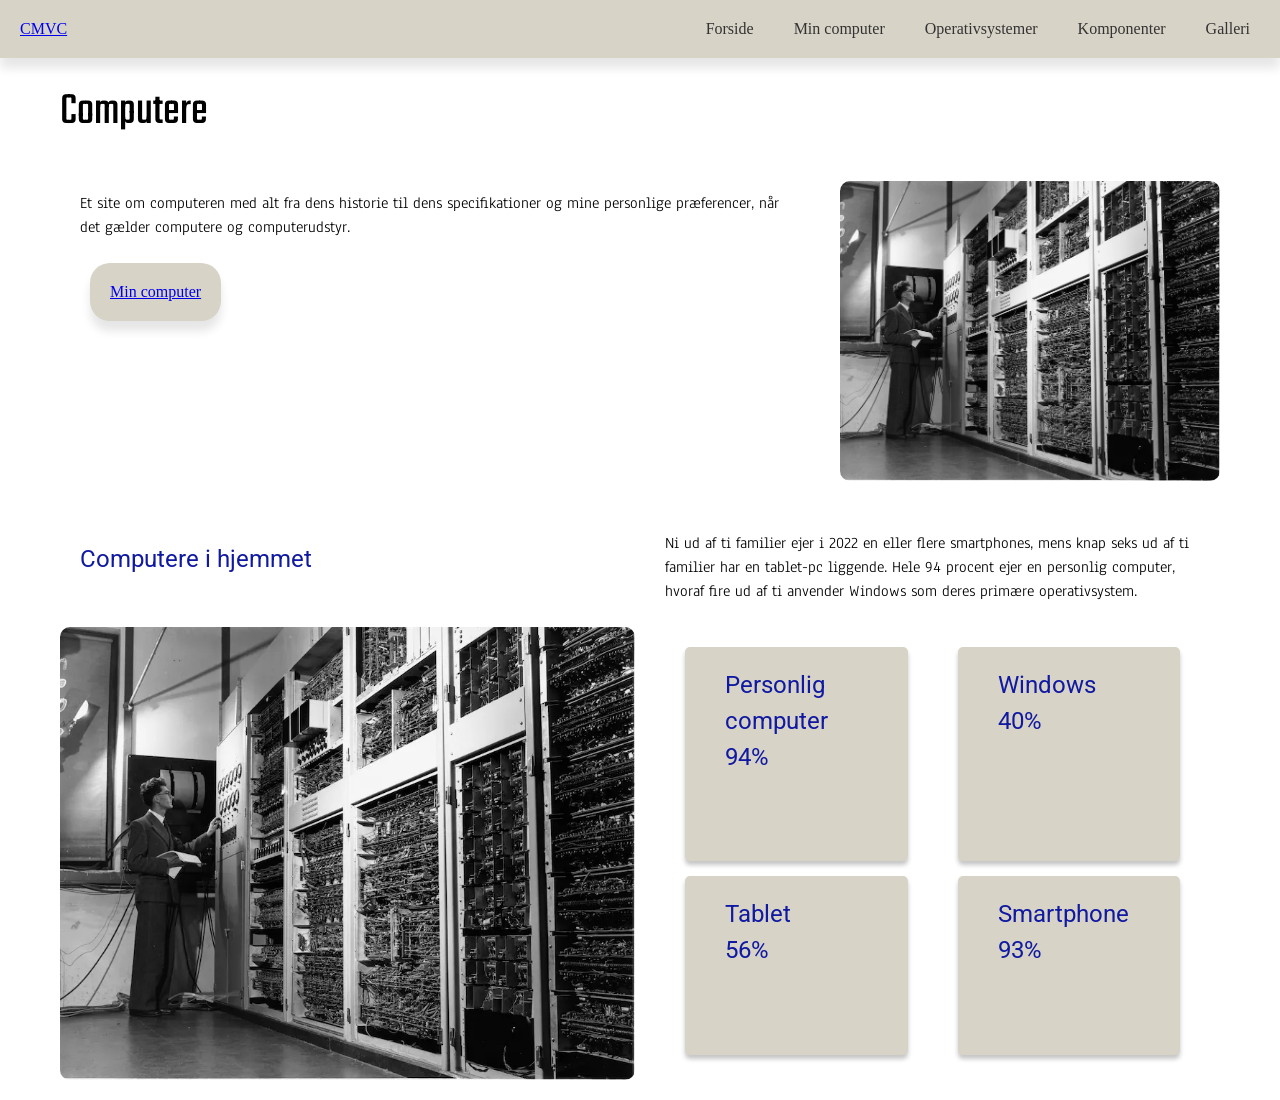
<file: index.html>
<!DOCTYPE html>
<html lang="da">

<head>
    <title>forside</title>
    <meta charset="utf-8">
    <meta name="viewport" content="width=device-width, initial-scale=1.0">
    <meta name="robots" content="noindex">
    <link rel="stylesheet" href="style.css">
    <link rel="stylesheet" href="layout.css">
    <link rel="preconnect" href="https://fonts.googleapis.com">
    <link rel="preconnect" href="https://fonts.gstatic.com" crossorigin>
    <link
        href="https://fonts.googleapis.com/css2?family=Anaheim:wght@400..800&family=Roboto:ital,wght@0,100..900;1,100..900&family=Teko:wght@300..700&display=swap"
        rel="stylesheet">
</head>

<body>
    <header>

        <div class="logo">
            <a href="index.html">CMVC
            </a>
        </div>

        <nav>
            <ul class="menu">
                <li><a href="index.html">Forside</a></li>
                <li><a href="min_computer.html">Min computer</a></li>
                <li><a href="operativsystemer.html">Operativsystemer</a></li>
                <li><a href="komponenter.html">Komponenter</a></li>
                <li><a href="galleri.html">Galleri</a></li>
            </ul>
        </nav>
    </header>
    <main>
        <h1 class="big-font">Computere</h1>
        <section class="grid_2-1">
            <div>
                <p>Et site om computeren med alt fra dens historie til dens specifikationer og mine personlige
                    præferencer,
                    når
                    det
                    gælder
                    computere og computerudstyr.</p>
                <a href="min_compuer.html" class="button">Min computer</a>
            </div>

            <img src="./imgs/computer-old.webp" alt="dummy-image" />
        </section>

        <section class="grid_1-1">

            <h2>Computere i hjemmet</h2>
            <p>Ni ud af ti familier ejer i 2022 en eller flere smartphones, mens knap seks ud af ti familier har en
                tablet-pc liggende.
                Hele 94 procent ejer en personlig computer, hvoraf fire ud af ti anvender Windows som deres primære
                operativsystem.</p>
            <img src="./imgs/computer-old.webp" alt="dummy-image" />
            <div class="grid_1">
                <dl>
                    <dt>Personlig computer</dt>
                    <dd>94%</dd>
                </dl>

                <dl>
                    <dt>Windows</dt>
                    <dd>40%</dd>
                </dl>

                <dl>
                    <dt>Tablet</dt>
                    <dd>56%</dd>
                </dl>

                <dl>
                    <dt>Smartphone</dt>
                    <dd>93%</dd>
                </dl>



            </div>
        </section>


    </main>
</body>

</html>
</file>
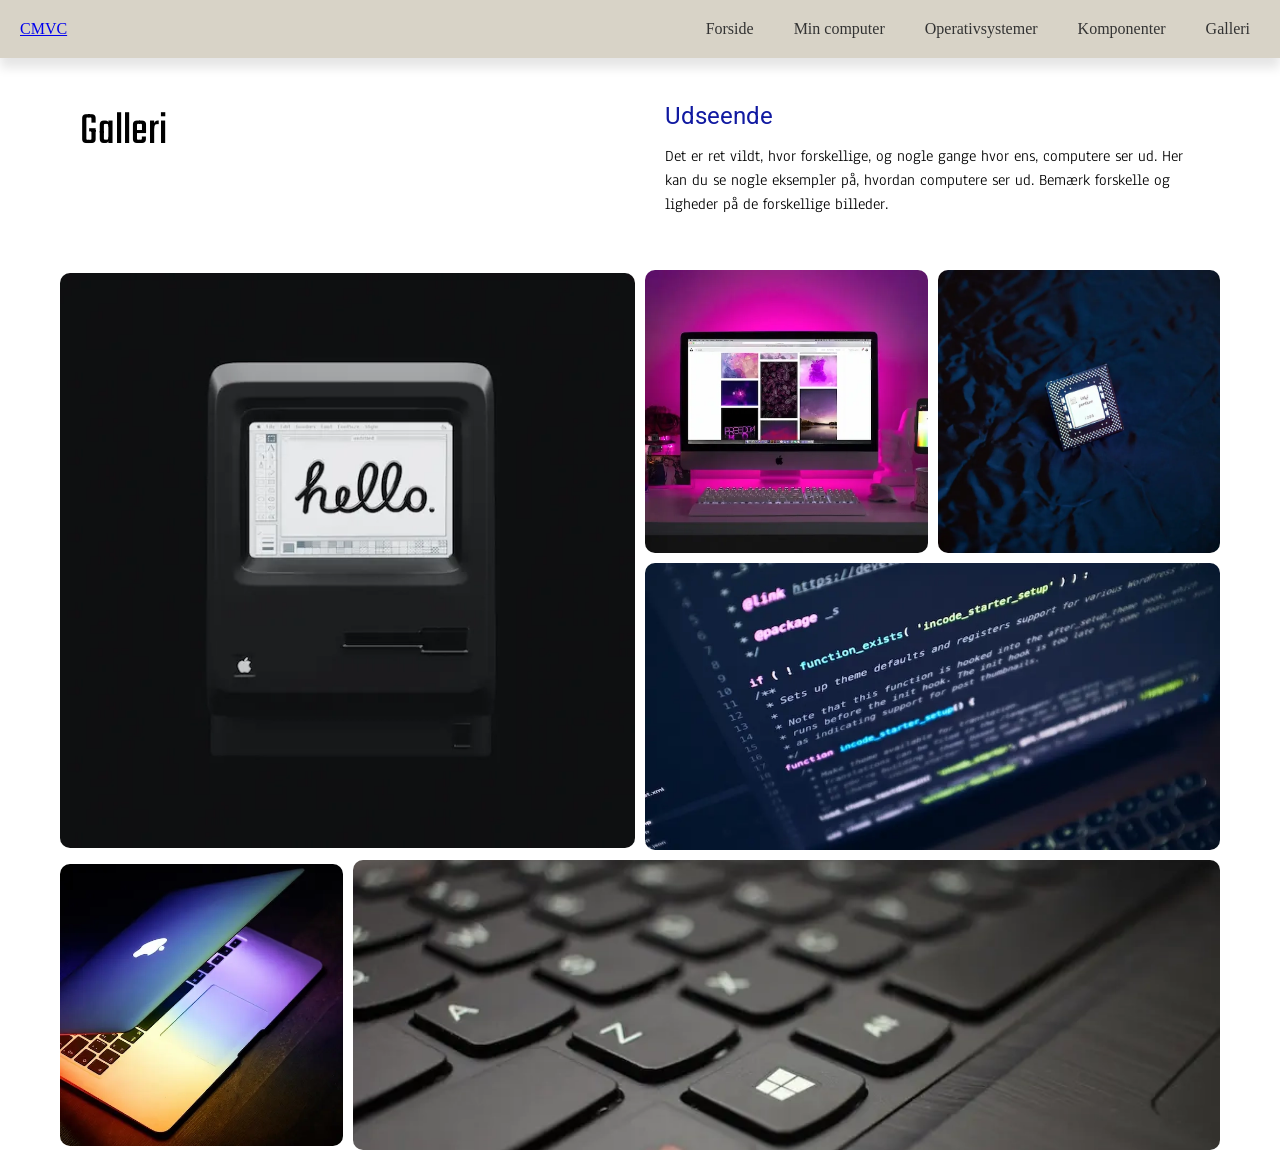
<file: galleri.html>
<!DOCTYPE html>
<html lang="da">

<head>
    <title>Galleri</title>
    <meta charset="utf-8">
    <meta name="viewport" content="width=device-width, initial-scale=1.0">
    <meta name="robots" content="noindex">
    <link rel="stylesheet" href="style.css">
    <link rel="stylesheet" href="layout.css">
    <link rel="preconnect" href="https://fonts.googleapis.com">
    <link rel="preconnect" href="https://fonts.gstatic.com" crossorigin>
    <link
        href="https://fonts.googleapis.com/css2?family=Anaheim:wght@400..800&family=Roboto:ital,wght@0,100..900;1,100..900&family=Teko:wght@300..700&display=swap"
        rel="stylesheet">
</head>

<body>
    <header>

        <div class="logo">
            <a href="index.html">CMVC
            </a>
        </div>

        <nav>
            <ul class="menu">
                <li><a href="index.html">Forside</a></li>
                <li><a href="min_computer.html">Min computer</a></li>
                <li><a href="operativsystemer.html">Operativsystemer</a></li>
                <li><a href="komponenter.html">Komponenter</a></li>
                <li><a href="galleri.html">Galleri</a></li>
            </ul>
        </nav>
    </header>
    <main>

        <div class="grid_1-1">
            <h1 class="big-font">Galleri</h1>
            <div class="ud">
                <h2>Udseende</h2>
                <p>Det er ret vildt, hvor forskellige, og nogle gange hvor ens, computere ser ud. Her kan du se nogle
                    eksempler
                    på, hvordan
                    computere ser ud. Bemærk forskelle og ligheder på de forskellige billeder.</p>
            </div>
        </div>

        <div class="grid_galleri">
            <img class="box1" src="./imgs/galleri/apple-84.webp" alt="apple 84" />
            <img class="box2" src="./imgs/galleri/desktop-setup.webp" alt="desktop" />
            <img class="box3" src="./imgs/galleri/intel-chip.webp" alt="intel-chip" />
            <img class="box4" src="./imgs/galleri/code.webp" alt="code" />
            <img class="box5" src="./imgs/galleri/macbook.webp" alt="macbook" />
            <img class="box6" src="./imgs/galleri/keyboard.webp" alt="keyboard" />
        </div>
    </main>
</body>

</html>
</file>
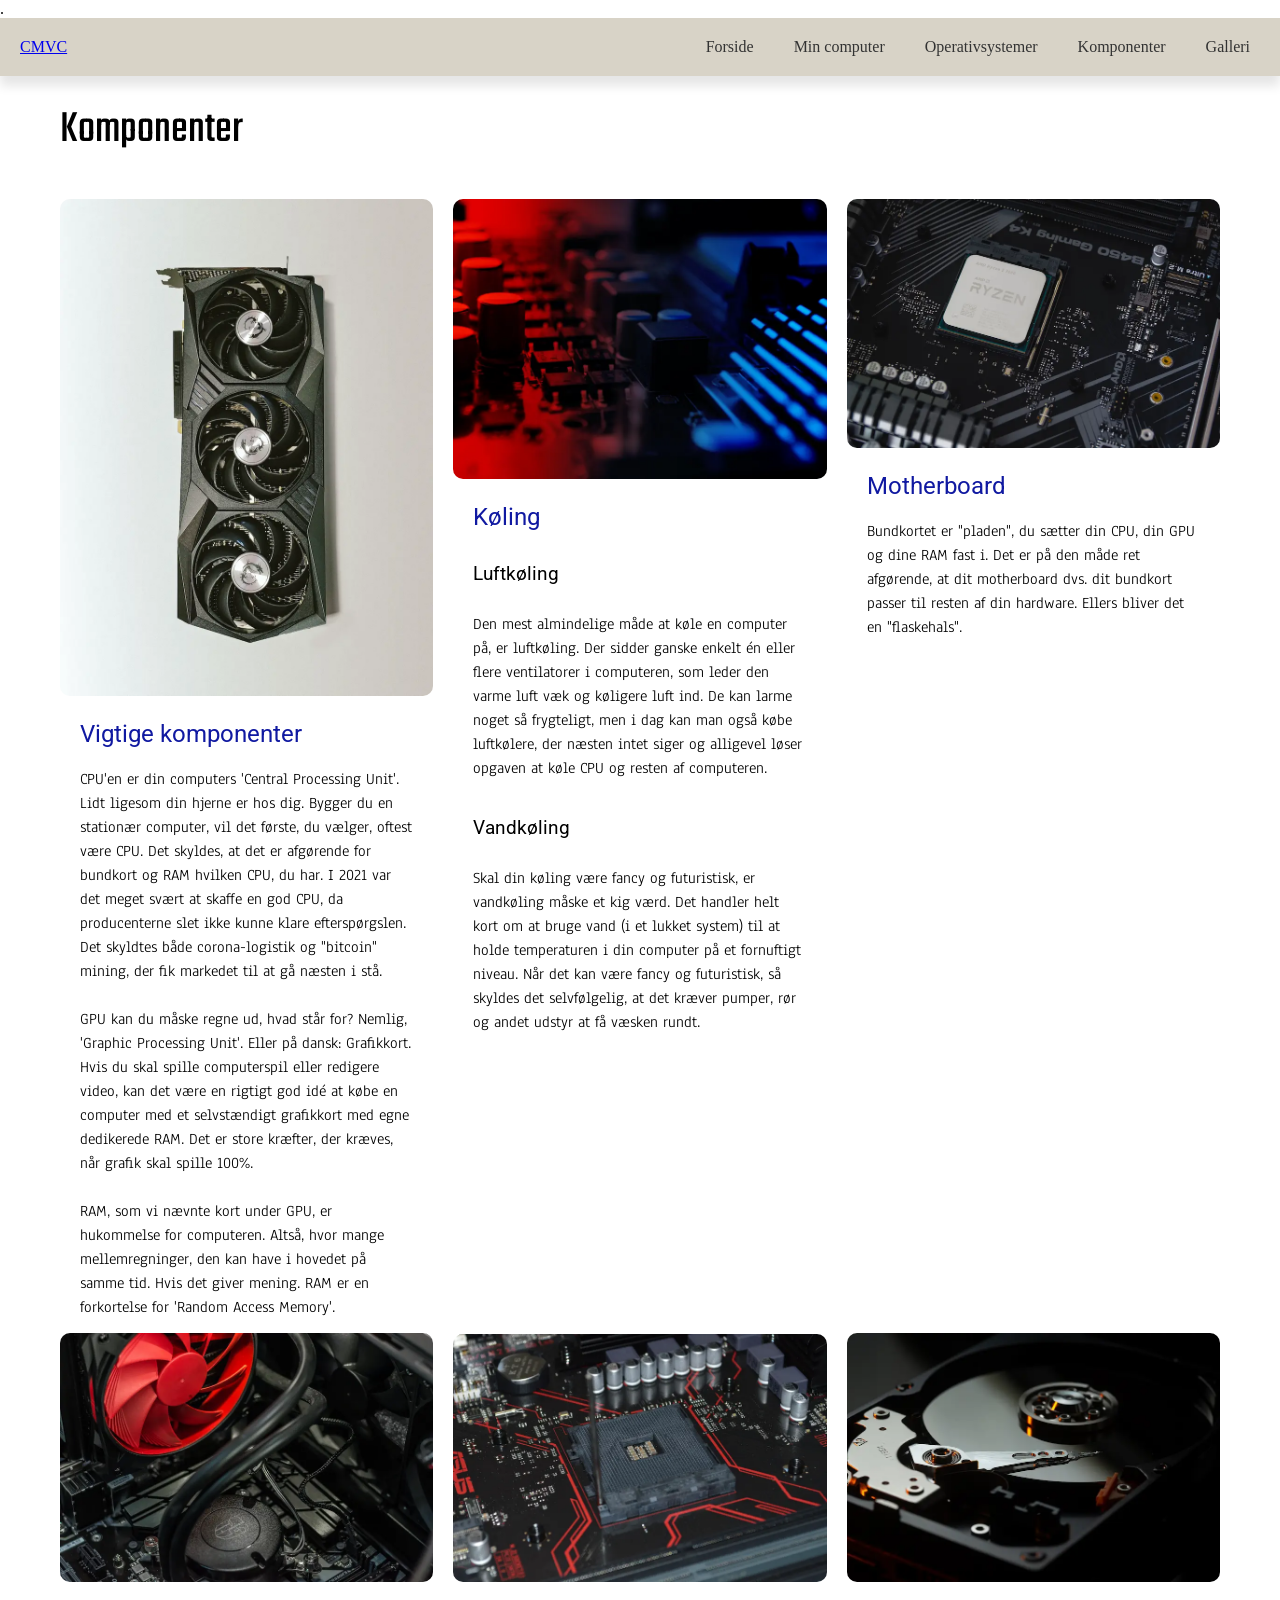
<file: komponenter.html>
<!DOCTYPE html>
<html lang="da">

<head>
    <meta charset="utf-8">
    <meta name="viewport" content="width=device-width, initial-scale=1.0">
    <meta name="robots" content="noindex">.
    <title>Komponenter</title>
    <link rel="stylesheet" href="style.css">
    <link rel="stylesheet" href="layout.css">
    <link rel="preconnect" href="https://fonts.googleapis.com">
    <link rel="preconnect" href="https://fonts.gstatic.com" crossorigin>
    <link
        href="https://fonts.googleapis.com/css2?family=Anaheim:wght@400..800&family=Roboto:ital,wght@0,100..900;1,100..900&family=Teko:wght@300..700&display=swap"
        rel="stylesheet">
</head>

<body>
    <header>


        <div class="logo">
            <a href="index.html">CMVC
            </a>
        </div>


        <nav>
            <ul class="menu">
                <li><a href="index.html">Forside</a></li>
                <li><a href="min_computer.html">Min computer</a></li>
                <li><a href="operativsystemer.html">Operativsystemer</a></li>
                <li><a href="komponenter.html">Komponenter</a></li>
                <li><a href="galleri.html">Galleri</a></li>
            </ul>
        </nav>
    </header>
    <main>
        <h1 class="big-font">Komponenter</h1>

        <div class="grid_1-1-1">

            <div class="column">

                <img src="./imgs/komponenter/grafikkort.webp" alt="grafikkort" />
                <h2>Vigtige komponenter</h2>
                <p>CPU'en er din computers 'Central Processing Unit'. Lidt ligesom din hjerne er hos dig. Bygger du en
                    stationær
                    computer,
                    vil det første, du vælger, oftest være CPU. Det skyldes, at det er afgørende for bundkort og RAM
                    hvilken
                    CPU, du har. I
                    2021 var det meget svært at skaffe en god CPU, da producenterne slet ikke kunne klare
                    efterspørgslen.
                    Det
                    skyldtes både
                    corona-logistik og "bitcoin" mining, der fik markedet til at gå næsten i stå.</p>
                <p>GPU kan du måske regne ud, hvad står for? Nemlig, 'Graphic Processing Unit'. Eller på dansk:
                    Grafikkort.
                    Hvis
                    du skal
                    spille computerspil eller redigere video, kan det være en rigtigt god idé at købe en computer med et
                    selvstændigt
                    grafikkort med egne dedikerede RAM. Det er store kræfter, der kræves, når grafik skal spille 100%.
                </p>
                <p>RAM, som vi nævnte kort under GPU, er hukommelse for computeren. Altså, hvor mange mellemregninger,
                    den
                    kan
                    have i
                    hovedet på samme tid. Hvis det giver mening. RAM er en forkortelse for 'Random Access Memory'.</p>
                <img src="./imgs/komponenter/luft.webp" alt="luft" />

            </div>

            <div class="column">

                <img src="./imgs/komponenter/motherboard1.webp" alt="motherboard" />
                <h2>Køling</h2>
                <h3>Luftkøling</h3>
                <p>Den mest almindelige måde at køle en computer på, er luftkøling. Der sidder ganske enkelt én eller
                    flere
                    ventilatorer i
                    computeren, som leder den varme luft væk og køligere luft ind. De kan larme noget så frygteligt, men
                    i
                    dag
                    kan man også
                    købe luftkølere, der næsten intet siger og alligevel løser opgaven at køle CPU og resten af
                    computeren.
                </p>
                <h3>Vandkøling</h3>
                <p>Skal din køling være fancy og futuristisk, er vandkøling måske et kig værd. Det handler helt kort om
                    at
                    bruge
                    vand (i et
                    lukket system) til at holde temperaturen i din computer på et fornuftigt niveau. Når det kan være
                    fancy
                    og
                    futuristisk,
                    så skyldes det selvfølgelig, at det kræver pumper, rør og andet udstyr at få væsken rundt.</p>
                <img src="./imgs/komponenter/motherboard2.webp" alt="motherboard2" />

            </div>

            <div class="column">

                <img src="./imgs/komponenter/processor.webp" alt="processor" />

                <h2>Motherboard</h2>
                <p>Bundkortet er "pladen", du sætter din CPU, din GPU og dine RAM fast i. Det er på den måde ret
                    afgørende,
                    at
                    dit
                    motherboard dvs. dit bundkort passer til resten af din hardware. Ellers bliver det en "flaskehals".
                </p>
                <img src="./imgs/komponenter/vand.webp" alt="vand" />

            </div>

        </div>

    </main>

    <footer>
        Lavet af Caya Christensen
    </footer>
</body>

</html>
</file>
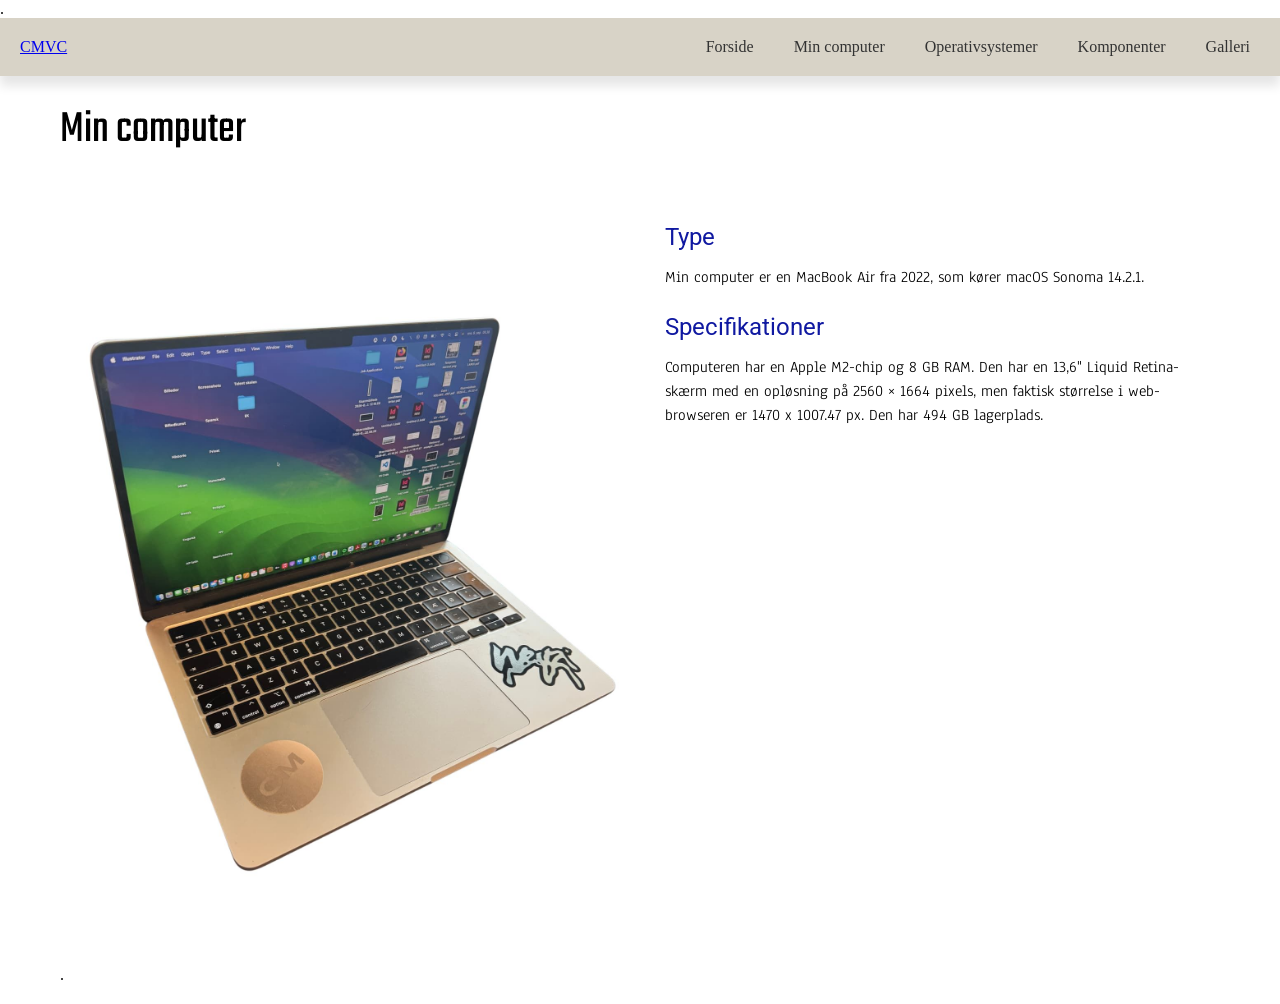
<file: min_computer.html>
<!DOCTYPE html>
<html lang="da">

<head>
    <meta charset="utf-8">
    <meta name="viewport" content="width=device-width, initial-scale=1.0">
    <meta name="robots" content="noindex">.
    <title>Min computer</title>
    <link rel="stylesheet" href="style.css">
    <link rel="stylesheet" href="layout.css">
    <link rel="preconnect" href="https://fonts.googleapis.com">
    <link rel="preconnect" href="https://fonts.gstatic.com" crossorigin>
    <link
        href="https://fonts.googleapis.com/css2?family=Anaheim:wght@400..800&family=Roboto:ital,wght@0,100..900;1,100..900&family=Teko:wght@300..700&display=swap"
        rel="stylesheet">
</head>

<body>
    <header>

        <div class="logo">
            <a href="index.html">CMVC
            </a>
        </div>

        <nav>
            <ul class="menu">
                <li><a href="index.html">Forside</a></li>
                <li><a href="min_computer.html">Min computer</a></li>
                <li><a href="operativsystemer.html">Operativsystemer</a></li>
                <li><a href="komponenter.html">Komponenter</a></li>
                <li><a href="galleri.html">Galleri</a></li>
            </ul>
        </nav>
    </header>
    <main>
        <h1 class="big-font">Min computer</h1>

        <div class="grid_1-1">
            <div>
                <img src="./imgs/min_computer.jpg" alt="dummy-image" />.
            </div>
            <div>
                <h2>Type</h2>
                <p> Min computer er en MacBook Air fra 2022, som kører macOS Sonoma 14.2.1.</p>
                <h2>Specifikationer</h2>
                <p>Computeren har en Apple M2-chip og 8 GB RAM. Den har en 13,6" Liquid Retina-skærm med en opløsning på
                    2560 × 1664
                    pixels, men faktisk størrelse i web-browseren er 1470 x 1007.47 px. Den har 494 GB lagerplads.</p>
            </div>
        </div>




    </main>
</body>

</html>
</file>
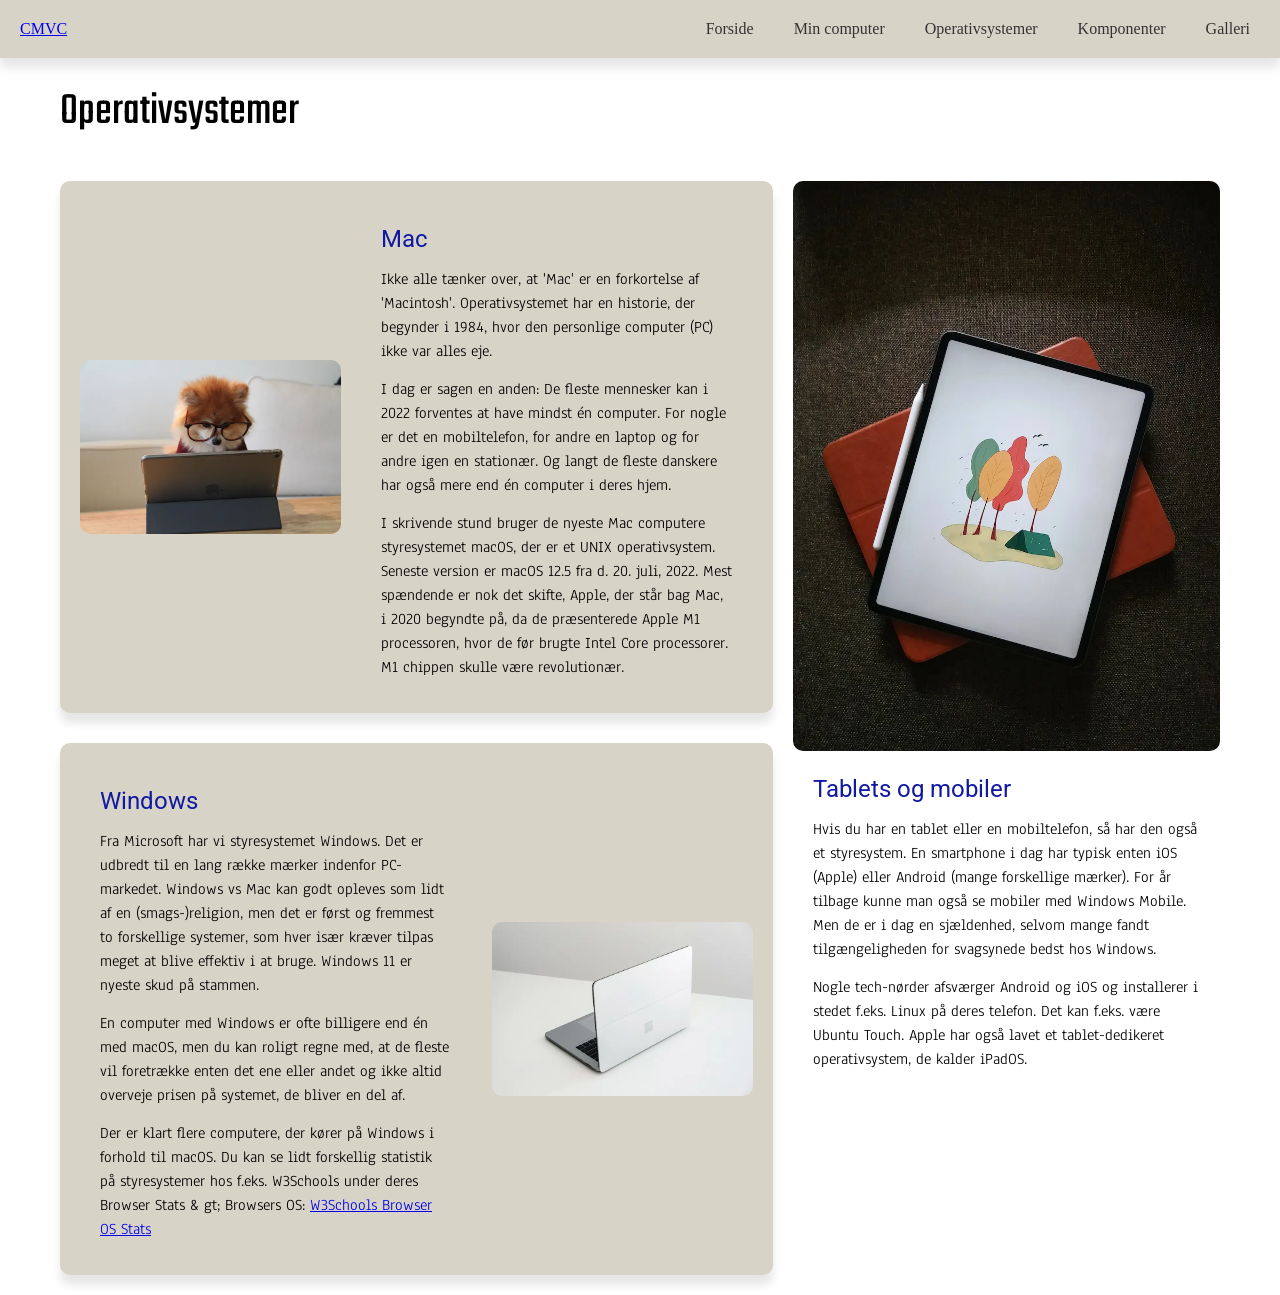
<file: operativsystemer.html>
<!DOCTYPE html>
<html lang="da">

<head>
    <title>Operativsystemer</title>
    <meta charset="utf-8">
    <meta name="viewport" content="width=device-width, initial-scale=1.0">
    <meta name="robots" content="noindex">

    <link rel="stylesheet" href="style.css">
    <link rel="stylesheet" href="layout.css">

    <link rel="preconnect" href="https://fonts.googleapis.com">
    <link rel="preconnect" href="https://fonts.gstatic.com" crossorigin>

    <link
        href="https://fonts.googleapis.com/css2?family=Anaheim:wght@400..800&family=Roboto:ital,wght@0,100..900;1,100..900&family=Teko:wght@300..700&display=swap"
        rel="stylesheet">
</head>

<body>

    <header>

        <div class="logo">
            <a href="index.html">CMVC</a>
        </div>

        <nav>
            <ul class="menu">
                <li><a href="index.html">Forside</a></li>
                <li><a href="min_computer.html">Min computer</a></li>
                <li><a href="operativsystemer.html">Operativsystemer</a></li>
                <li><a href="komponenter.html">Komponenter</a></li>
                <li><a href="galleri.html">Galleri</a></li>
            </ul>
        </nav>

    </header>

    <main>

        <h1 class="big-font">Operativsystemer</h1>

        <div class="grid_5-3">

            <div class="mac_windows">

                <!-- Mac -->
                <div class="grid_2-3">

                    <img class="imgmac" src="./imgs/mac.webp" alt="Mac computer">

                    <div class="textmac">

                        <h2>Mac</h2>

                        <p>
                            Ikke alle tænker over, at 'Mac' er en forkortelse af 'Macintosh'.
                            Operativsystemet har en historie, der begynder i 1984, hvor den
                            personlige computer (PC) ikke var alles eje.
                        </p>

                        <p>
                            I dag er sagen en anden: De fleste mennesker kan i 2022 forventes
                            at have mindst én computer. For nogle er det en mobiltelefon,
                            for andre en laptop og for andre igen en stationær. Og langt de
                            fleste danskere har også mere end én computer i deres hjem.
                        </p>

                        <p>
                            I skrivende stund bruger de nyeste Mac computere styresystemet
                            macOS, der er et UNIX operativsystem. Seneste version er macOS
                            12.5 fra d. 20. juli, 2022. Mest spændende er nok det skifte,
                            Apple, der står bag Mac, i 2020 begyndte på, da de præsenterede
                            Apple M1 processoren, hvor de før brugte Intel Core processorer.
                            M1 chippen skulle være revolutionær.
                        </p>

                    </div>

                </div>


                <!-- Windows -->
                <div class="grid_3-2">

                    <img class="imgwindows" src="./imgs/windows.webp" alt="Windows computer">

                    <div class="textwindows">

                        <h2>Windows</h2>

                        <p>
                            Fra Microsoft har vi styresystemet Windows. Det er udbredt til
                            en lang række mærker indenfor PC-markedet. Windows vs Mac kan
                            godt opleves som lidt af en (smags-)religion, men det er først
                            og fremmest to forskellige systemer, som hver især kræver
                            tilpas meget at blive effektiv i at bruge. Windows 11 er
                            nyeste skud på stammen.
                        </p>

                        <p>
                            En computer med Windows er ofte billigere end én med macOS,
                            men du kan roligt regne med, at de fleste vil foretrække
                            enten det ene eller andet og ikke altid overveje prisen på
                            systemet, de bliver en del af.
                        </p>

                        <p>
                            Der er klart flere computere, der kører på Windows i forhold
                            til macOS. Du kan se lidt forskellig statistik på styresystemer
                            hos f.eks. W3Schools under deres Browser Stats & gt; Browsers OS:
                            <a href="https://www.w3schools.com/browsers/browsers_os.asp">
                                W3Schools Browser OS Stats
                            </a>
                        </p>

                    </div>

                </div>

            </div>


            <!-- Tablets og mobiler -->
            <div class="tablet">

                <img src="./imgs/tablet.webp" alt="Tablet computer">

                <h2>Tablets og mobiler</h2>

                <p>
                    Hvis du har en tablet eller en mobiltelefon, så har den også et
                    styresystem. En smartphone i dag har typisk enten iOS (Apple) eller
                    Android (mange forskellige mærker). For år tilbage kunne man også
                    se mobiler med Windows Mobile. Men de er i dag en sjældenhed, selvom
                    mange fandt tilgængeligheden for svagsynede bedst hos Windows.
                </p>

                <p>
                    Nogle tech-nørder afsværger Android og iOS og installerer i stedet
                    f.eks. Linux på deres telefon. Det kan f.eks. være Ubuntu Touch.
                    Apple har også lavet et tablet-dedikeret operativsystem, de kalder
                    iPadOS.
                </p>

            </div>

        </div>

    </main>

</body>

</html>
</file>
<file: style.css>
/*************** Reset *********************/
* {
  margin: 0;
  padding: 0;
  box-sizing: border-box;
}

img {
  width: 100%;
  height: auto;
  display: block;
  height: auto;
  display: block;

  align-self: center;
  border-radius: 10px;
  box-sizing: border-box;
}

p {
  font-family: "Anaheim", sans-serif;
  font-optical-sizing: auto;
  font-weight: 400;
  font-style: Regular 400;
  margin-left: 20px;
  margin-right: 20px;
  margin-top: 10px;
  margin-bottom: 14px;
  line-height: 1.5;
  font-size: medium;
}

.linkspace {
  margin-left: 20px;
  border-radius: 10px;
  padding: 10px;
  margin-bottom: 30px;
}

h1 {
  font-family: "Teko", sans-serif;
  font-weight: 400;
  font-style: SemiBold 600;

  margin-left: 20px;
  margin-right: 20px;
  margin-top: 20px;
  margin-bottom: 14px;
  line-height: 1.5;
}

h2 {
  margin-top: 20px;
}

h2,
dl {
  color: #1019a1;
  font-family: "Roboto", sans-serif;
  font-optical-sizing: auto;
  font-weight: 400;
  font-style: Regular 400;

  margin-left: 20px;
  margin-right: 20px;

  margin-bottom: 5px;
  line-height: 1.5;
}

h3 {
  font-family: "Roboto", sans-serif;
  font-optical-sizing: auto;
  font-weight: 400;
  font-style: Regular 400;

  margin-left: 20px;
  margin-right: 20px;
  margin-top: 20px;
  margin-bottom: 14px;
  line-height: 1.5;
}

.big-font {
  font-size: 46px;
}

dl {
  border: 3px;
  border-radius: 5px;
  background: #d8d3c7;
  padding: 20px;
  box-shadow: 0px 4px 4px #1f1b1b40;
}

dd {
  font-family: "Roboto", sans-serif;
  font-optical-sizing: auto;
  font-weight: 400;
  font-style: Regular 400;
  margin-left: 20px;
  margin-right: 20px;
  margin-bottom: 20px;
  line-height: 1.5;
}

footer {
  font-family: "Roboto", sans-serif;
  background-color: #d8d3c7;
}

main {
  object-fit: cover;
}

dt,
dd {
  margin-inline-start: 20px;
  font-size: x-large;
}

/***************MENU**************/

header {
  position: sticky;
  top: 0;
  display: flex;
  justify-content: space-between;
  align-items: center;
  padding-left: 20px;
  padding-right: 20px;
  padding-top: 10px;
  padding-bottom: 10px;
  background-color: #d8d3c7;
  box-shadow: 0 10px 10px rgba(0, 0, 0, 0.1);
}

.logo img {
  width: 50px;
  height: 50px;
}

.menu {
  display: flex;
  list-style: none;
  margin: 0;
  padding: 0;
}

.menu li {
  margin-right: 20px;
}

.menu li:last-child {
  margin-right: 0;
}

.menu a {
  display: block;
  padding: 10px;
  color: #333333;
  text-decoration: none;
  transition: color 0.3s;
  text-align: end;
}

.menu a:hover {
  color: #2d1085;
}

@media (max-width: 800px) {
  .menu {
    display: none;
  }
}

.grid_2-3 {
  background-color: #d8d3c7;
  box-shadow: 0 10px 10px rgba(0, 0, 0, 0.1);
  margin-bottom: 30px;
  padding: 30px;
  border-radius: 10px;
}

.grid_3-2 {
  background-color: #d8d3c7;
  box-shadow: 0 10px 10px rgba(0, 0, 0, 0.1);
  padding: 30px;
  border-radius: 10px;
}

.button {
  display: inline-block;
  padding: 20px;
  margin-top: 10px;
  margin-left: 30px;
  border-color: #1019a1;
  border-radius: 20px;
  border-width: 2px;
  background-color: #d8d3c7;
  box-shadow: 0 10px 10px rgba(0, 0, 0, 0.1);
}
</file>
<file: layout.css>
main {
  max-width: 1200px;
  margin-inline: auto;
}

/***************FORSIDE******************/
.grid_2-1 {
  display: grid;
  gap: 20px;
  padding: 20px;
  @media (width > 800px) {
    grid-template-columns: 2fr 1fr;
  }
}
.grid_1 {
  display: grid;
  gap: 10px;
  padding: 20px;
  @media (width > 800px) {
    grid-template-columns: 1fr 1fr;
    grid-column: 2 / span 1;
  }
}

/***************MINCOMPUTER******************/

.grid_1-1 {
  display: grid;
  gap: 10px;
  padding: 20px;
  @media (width > 800px) {
    grid-template-columns: repeat(2, 1fr);
  }
}

/***************OPERATIVSYSTEMER******************/

.grid_5-3 {
  display: grid;
  gap: 20px;
  padding: 20px;
  @media (width > 800px) {
    grid-template-columns: 5fr 3fr;
  }
}

.grid_2-3 {
  padding: 20px;
  display: grid;
  gap: 20px;
  object-fit: cover;
  @media (width > 800px) {
    grid-template-columns: 2fr 3fr;
    padding: 20px;
    .imgmac {
      grid-column: 1 / span 1;
      grid-row: 1 / span 5;
    }
    .textmac {
      grid-column: 2 / span 1;
      grid-row: 1 / span 5;
    }
  }
}

.grid_3-2 {
  display: grid;
  gap: 20px;
  padding: 20px;
  @media (width > 800px) {
    grid-template-columns: 3fr 2fr;
    padding: 20px;
    .imgwindows {
      grid-column: 2 / span 1;
      grid-row: 1 / span 5;
    }
    .textwindows {
      grid-column: 1 / span 1;
      grid-row: 1 / span 5;
    }
  }
}

/***************Komponenter******************/

.grid_1-1-1 {
  display: grid;
  gap: 20px;
  padding: 20px;
  @media (width > 800px) {
    grid-template-columns: 1fr 1fr 1fr;
    .column {
      display: flex;
      flex-direction: column;
      :last-child {
        margin-top: auto;
      }
    }
  }
}

/***************GALLERI******************/

.grid_galleri {
  display: grid;
  gap: 10px;
  padding: 20px;
  grid-template-columns: repeat(2, 1fr);
  .box1 {
    grid-column: span 2;
  }
  .box5 {
    grid-column: span 2;
  }
  .box4 {
    grid-column: span 2;
  }
  .box6 {
    grid-column: span 2;
  }
  @media (width > 800px) {
    grid-template-columns: repeat(4, 1fr);
    .box1 {
      grid-column: span 2;
      grid-row: span 2;
    }
    .box5 {
      grid-column: span 1;
    }
    .box4 {
      grid-column: span 2;
    }
    .box6 {
      grid-column: span 3;
    }
  }
}

.ud {
  grid-column: 2;
}
</file>
